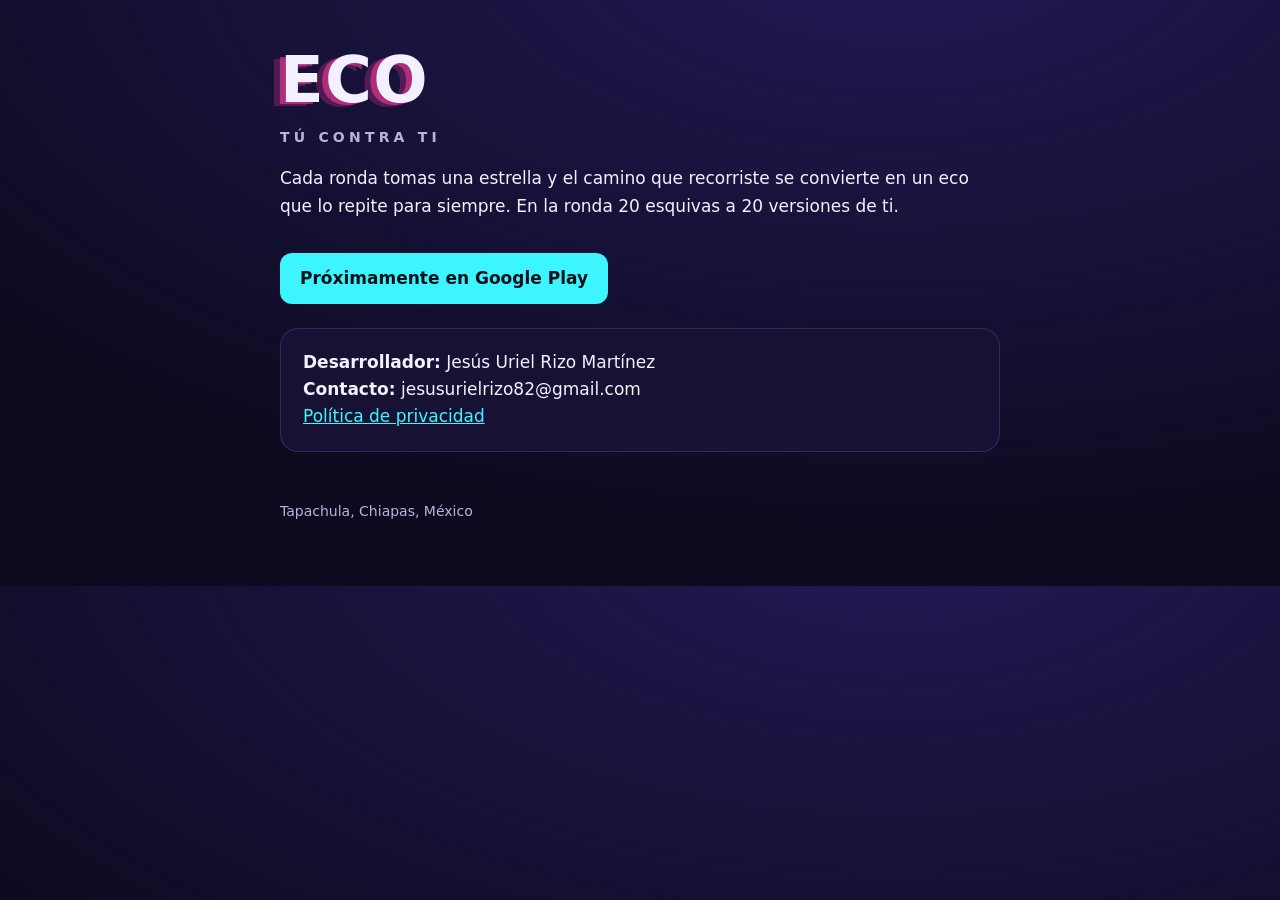
<file: index.html>
<!doctype html>
<html lang="es">
<head>
<meta charset="utf-8">
<meta name="viewport" content="width=device-width, initial-scale=1">
<title>ECO: tú contra ti</title>
<meta name="description" content="ECO: cada ronda tu camino se vuelve un eco que te persigue.">
<link rel="stylesheet" href="estilos.css">
</head>
<body>
<main>
  <h1>ECO</h1>
  <p class="tag">Tú contra ti</p>
  <p>Cada ronda tomas una estrella y el camino que recorriste se convierte en un eco que lo repite para siempre. En la ronda 20 esquivas a 20 versiones de ti.</p>
  <!-- Cuando el juego esté publicado, cambia el enlace por el de Google Play -->
  <a class="btn" href="#">Próximamente en Google Play</a>
  <div class="card">
    <strong>Desarrollador:</strong> Jesús Uriel Rizo Martínez<br>
    <strong>Contacto:</strong> jesusurielrizo82@gmail.com<br>
    <a href="privacidad.html">Política de privacidad</a>
  </div>
  <footer>Tapachula, Chiapas, México</footer>
</main>
</body>
</html>
</file>
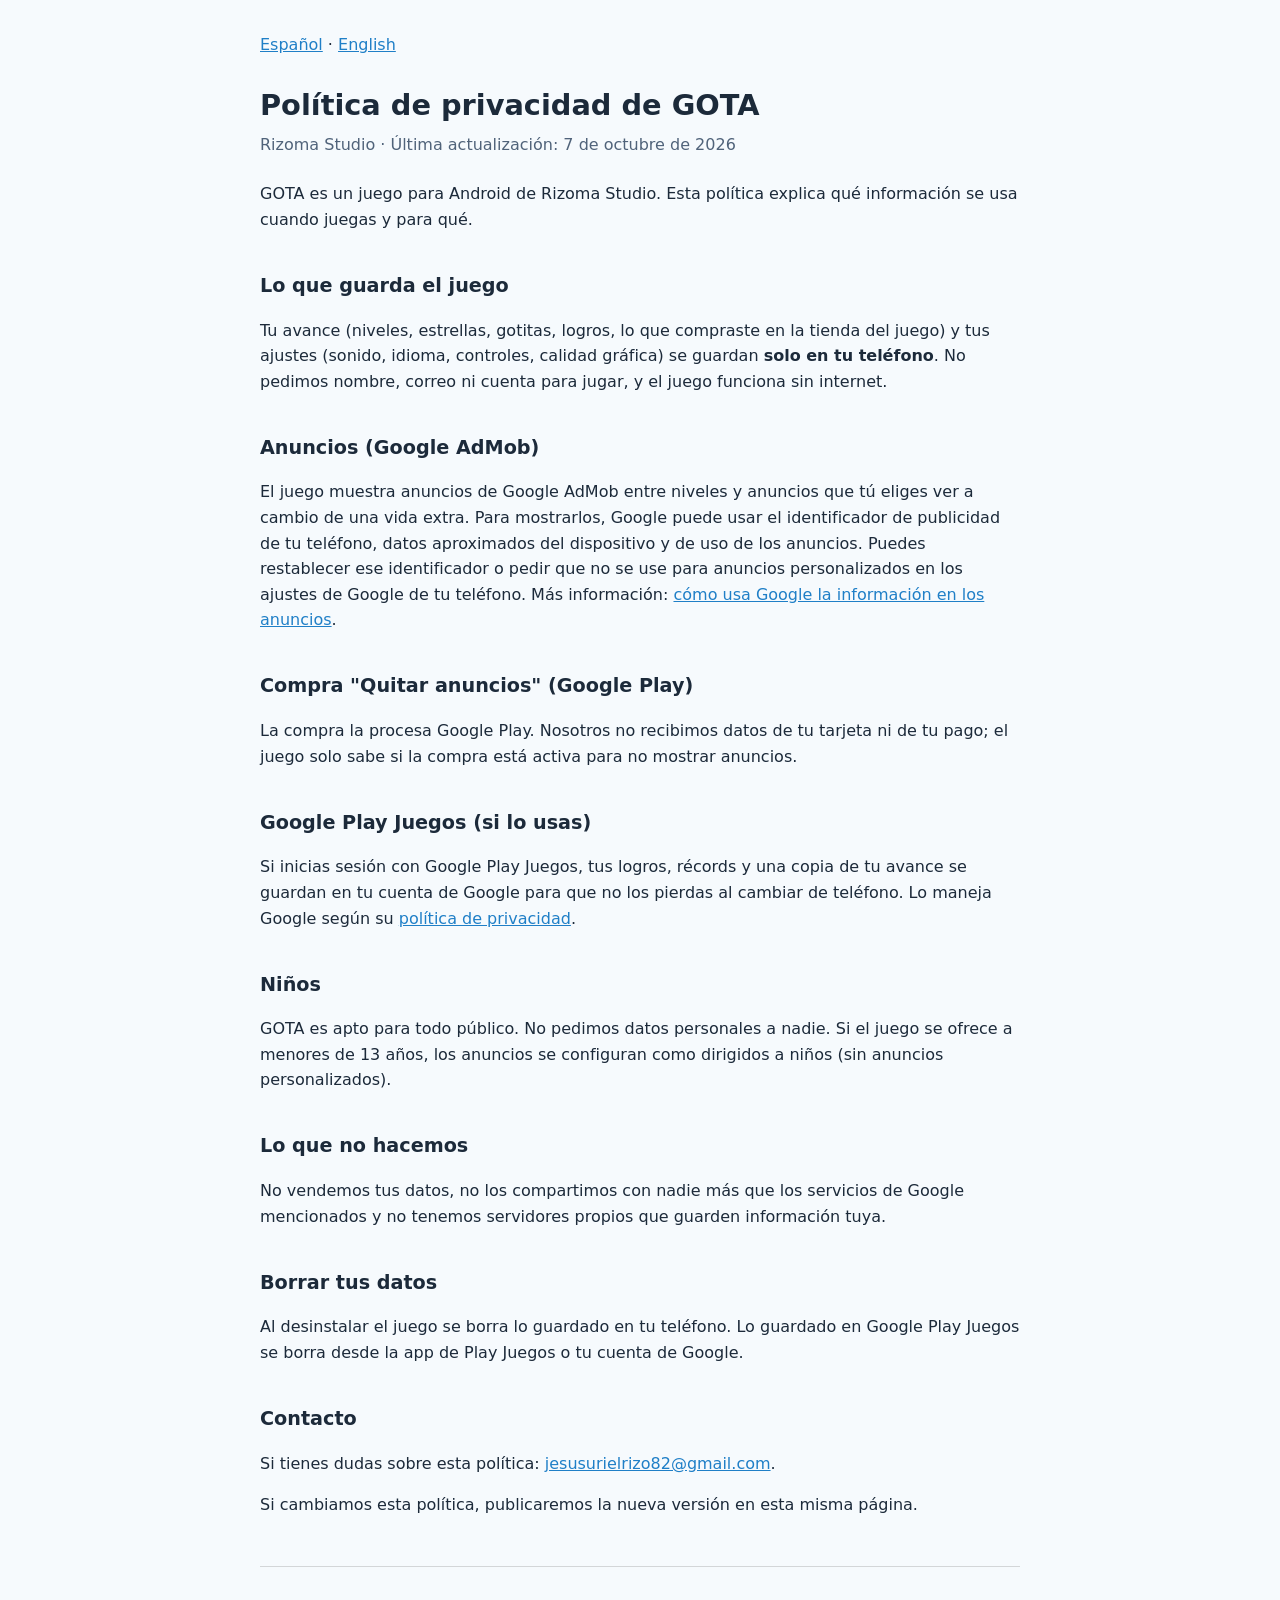
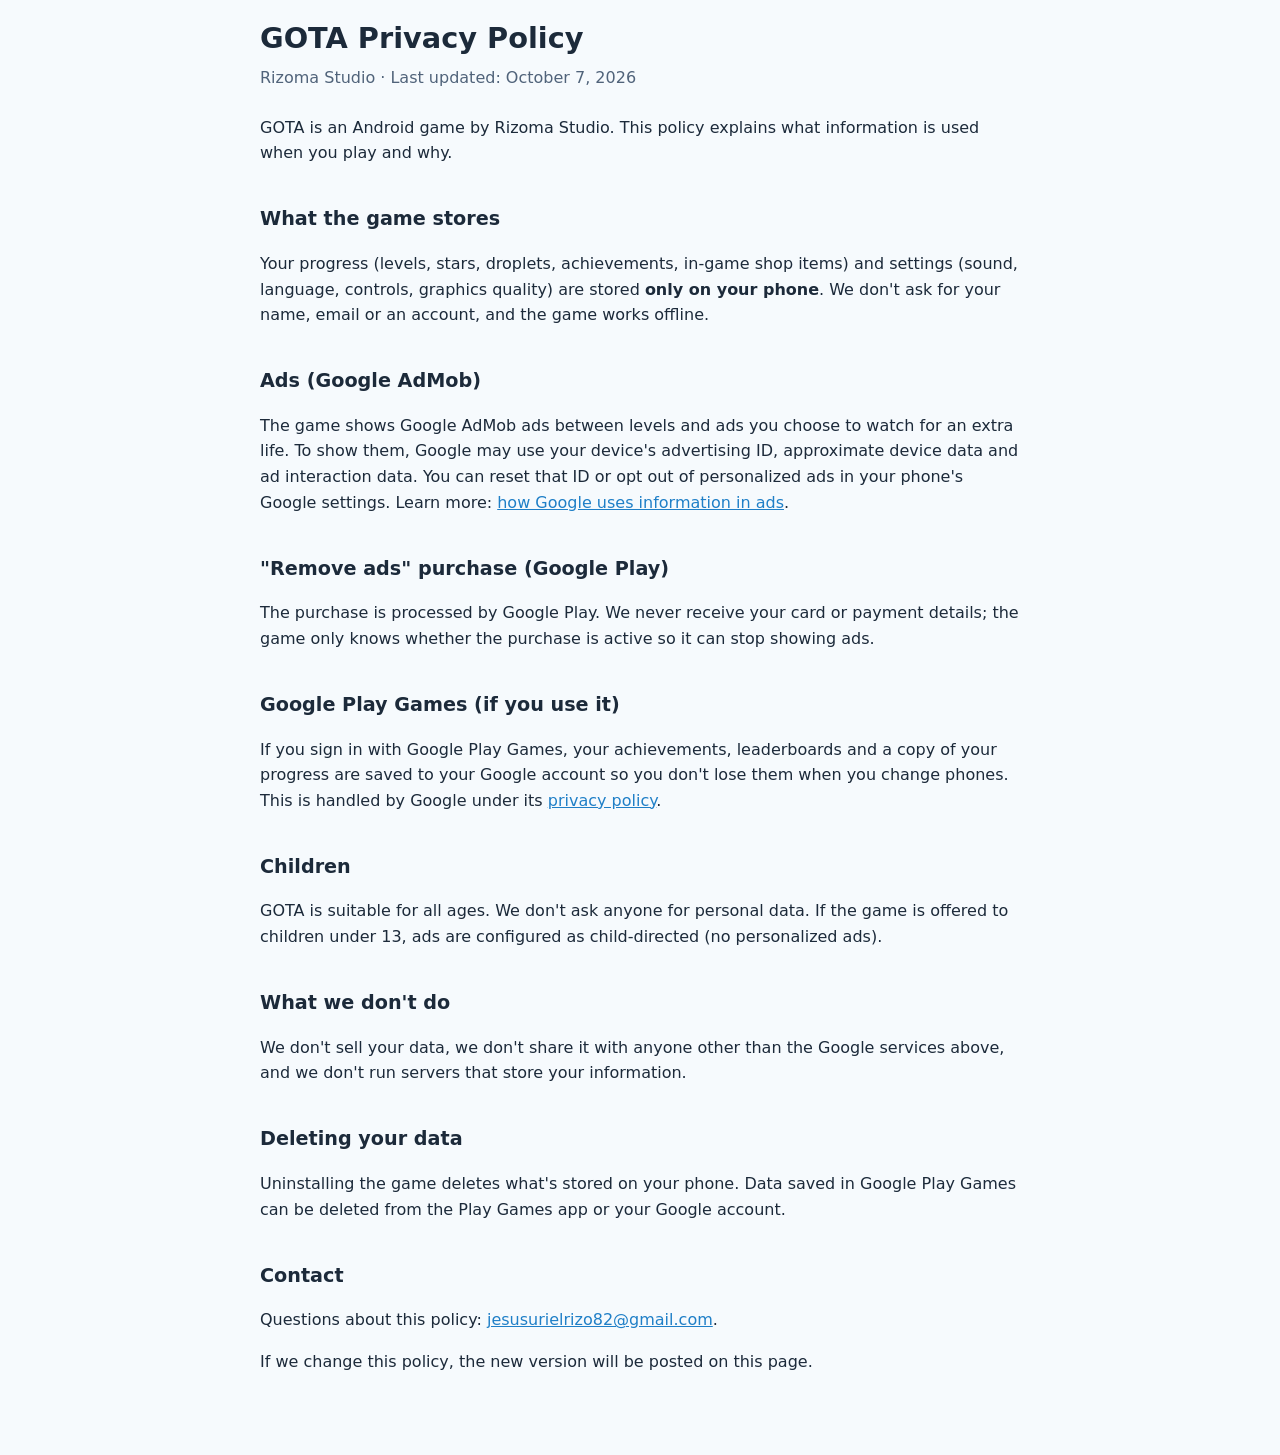
<file: privacidad-gota.html>
<!doctype html>
<html lang="es">
<head>
<meta charset="utf-8">
<meta name="viewport" content="width=device-width, initial-scale=1">
<title>GOTA · Política de privacidad</title>
<style>
  :root { --ink: #1c2a3a; --soft: #50637a; --bg: #f6fafd; --accent: #1f7fc7; }
  @media (prefers-color-scheme: dark) { :root { --ink: #e6f0f8; --soft: #a9bccd; --bg: #0b1a2a; --accent: #6cc4ff; } }
  body { margin: 0; background: var(--bg); color: var(--ink); font: 16px/1.6 system-ui, -apple-system, 'Segoe UI', Roboto, sans-serif; }
  main { max-width: 760px; margin: 0 auto; padding: 32px 16px 64px; }
  h1 { font-size: 1.8rem; margin: 0 0 4px; } h2 { font-size: 1.2rem; margin-top: 2em; }
  .meta { color: var(--soft); margin: 0 0 24px; } a { color: var(--accent); }
  nav { margin-bottom: 24px; } hr { border: 0; border-top: 1px solid rgba(128,128,128,.3); margin: 48px 0; }
</style>
</head>
<body>
<main>
<nav><a href="#es">Español</a> · <a href="#en">English</a></nav>

<section id="es" lang="es">
<h1>Política de privacidad de GOTA</h1>
<p class="meta">Rizoma Studio · Última actualización: 7 de octubre de 2026</p>

<p>GOTA es un juego para Android de Rizoma Studio. Esta política explica qué información se usa cuando juegas y para qué.</p>

<h2>Lo que guarda el juego</h2>
<p>Tu avance (niveles, estrellas, gotitas, logros, lo que compraste en la tienda del juego) y tus ajustes (sonido, idioma, controles, calidad gráfica) se guardan <strong>solo en tu teléfono</strong>. No pedimos nombre, correo ni cuenta para jugar, y el juego funciona sin internet.</p>

<h2>Anuncios (Google AdMob)</h2>
<p>El juego muestra anuncios de Google AdMob entre niveles y anuncios que tú eliges ver a cambio de una vida extra. Para mostrarlos, Google puede usar el identificador de publicidad de tu teléfono, datos aproximados del dispositivo y de uso de los anuncios. Puedes restablecer ese identificador o pedir que no se use para anuncios personalizados en los ajustes de Google de tu teléfono. Más información: <a href="https://policies.google.com/technologies/ads">cómo usa Google la información en los anuncios</a>.</p>

<h2>Compra "Quitar anuncios" (Google Play)</h2>
<p>La compra la procesa Google Play. Nosotros no recibimos datos de tu tarjeta ni de tu pago; el juego solo sabe si la compra está activa para no mostrar anuncios.</p>

<h2>Google Play Juegos (si lo usas)</h2>
<p>Si inicias sesión con Google Play Juegos, tus logros, récords y una copia de tu avance se guardan en tu cuenta de Google para que no los pierdas al cambiar de teléfono. Lo maneja Google según su <a href="https://policies.google.com/privacy">política de privacidad</a>.</p>

<h2>Niños</h2>
<p>GOTA es apto para todo público. No pedimos datos personales a nadie. Si el juego se ofrece a menores de 13 años, los anuncios se configuran como dirigidos a niños (sin anuncios personalizados).</p>

<h2>Lo que no hacemos</h2>
<p>No vendemos tus datos, no los compartimos con nadie más que los servicios de Google mencionados y no tenemos servidores propios que guarden información tuya.</p>

<h2>Borrar tus datos</h2>
<p>Al desinstalar el juego se borra lo guardado en tu teléfono. Lo guardado en Google Play Juegos se borra desde la app de Play Juegos o tu cuenta de Google.</p>

<h2>Contacto</h2>
<p>Si tienes dudas sobre esta política: <a href="mailto:jesusurielrizo82@gmail.com">jesusurielrizo82@gmail.com</a>.</p>
<p>Si cambiamos esta política, publicaremos la nueva versión en esta misma página.</p>
</section>

<hr>

<section id="en" lang="en">
<h1>GOTA Privacy Policy</h1>
<p class="meta">Rizoma Studio · Last updated: October 7, 2026</p>

<p>GOTA is an Android game by Rizoma Studio. This policy explains what information is used when you play and why.</p>

<h2>What the game stores</h2>
<p>Your progress (levels, stars, droplets, achievements, in-game shop items) and settings (sound, language, controls, graphics quality) are stored <strong>only on your phone</strong>. We don't ask for your name, email or an account, and the game works offline.</p>

<h2>Ads (Google AdMob)</h2>
<p>The game shows Google AdMob ads between levels and ads you choose to watch for an extra life. To show them, Google may use your device's advertising ID, approximate device data and ad interaction data. You can reset that ID or opt out of personalized ads in your phone's Google settings. Learn more: <a href="https://policies.google.com/technologies/ads">how Google uses information in ads</a>.</p>

<h2>"Remove ads" purchase (Google Play)</h2>
<p>The purchase is processed by Google Play. We never receive your card or payment details; the game only knows whether the purchase is active so it can stop showing ads.</p>

<h2>Google Play Games (if you use it)</h2>
<p>If you sign in with Google Play Games, your achievements, leaderboards and a copy of your progress are saved to your Google account so you don't lose them when you change phones. This is handled by Google under its <a href="https://policies.google.com/privacy">privacy policy</a>.</p>

<h2>Children</h2>
<p>GOTA is suitable for all ages. We don't ask anyone for personal data. If the game is offered to children under 13, ads are configured as child-directed (no personalized ads).</p>

<h2>What we don't do</h2>
<p>We don't sell your data, we don't share it with anyone other than the Google services above, and we don't run servers that store your information.</p>

<h2>Deleting your data</h2>
<p>Uninstalling the game deletes what's stored on your phone. Data saved in Google Play Games can be deleted from the Play Games app or your Google account.</p>

<h2>Contact</h2>
<p>Questions about this policy: <a href="mailto:jesusurielrizo82@gmail.com">jesusurielrizo82@gmail.com</a>.</p>
<p>If we change this policy, the new version will be posted on this page.</p>
</section>
</main>
</body>
</html>
</file>
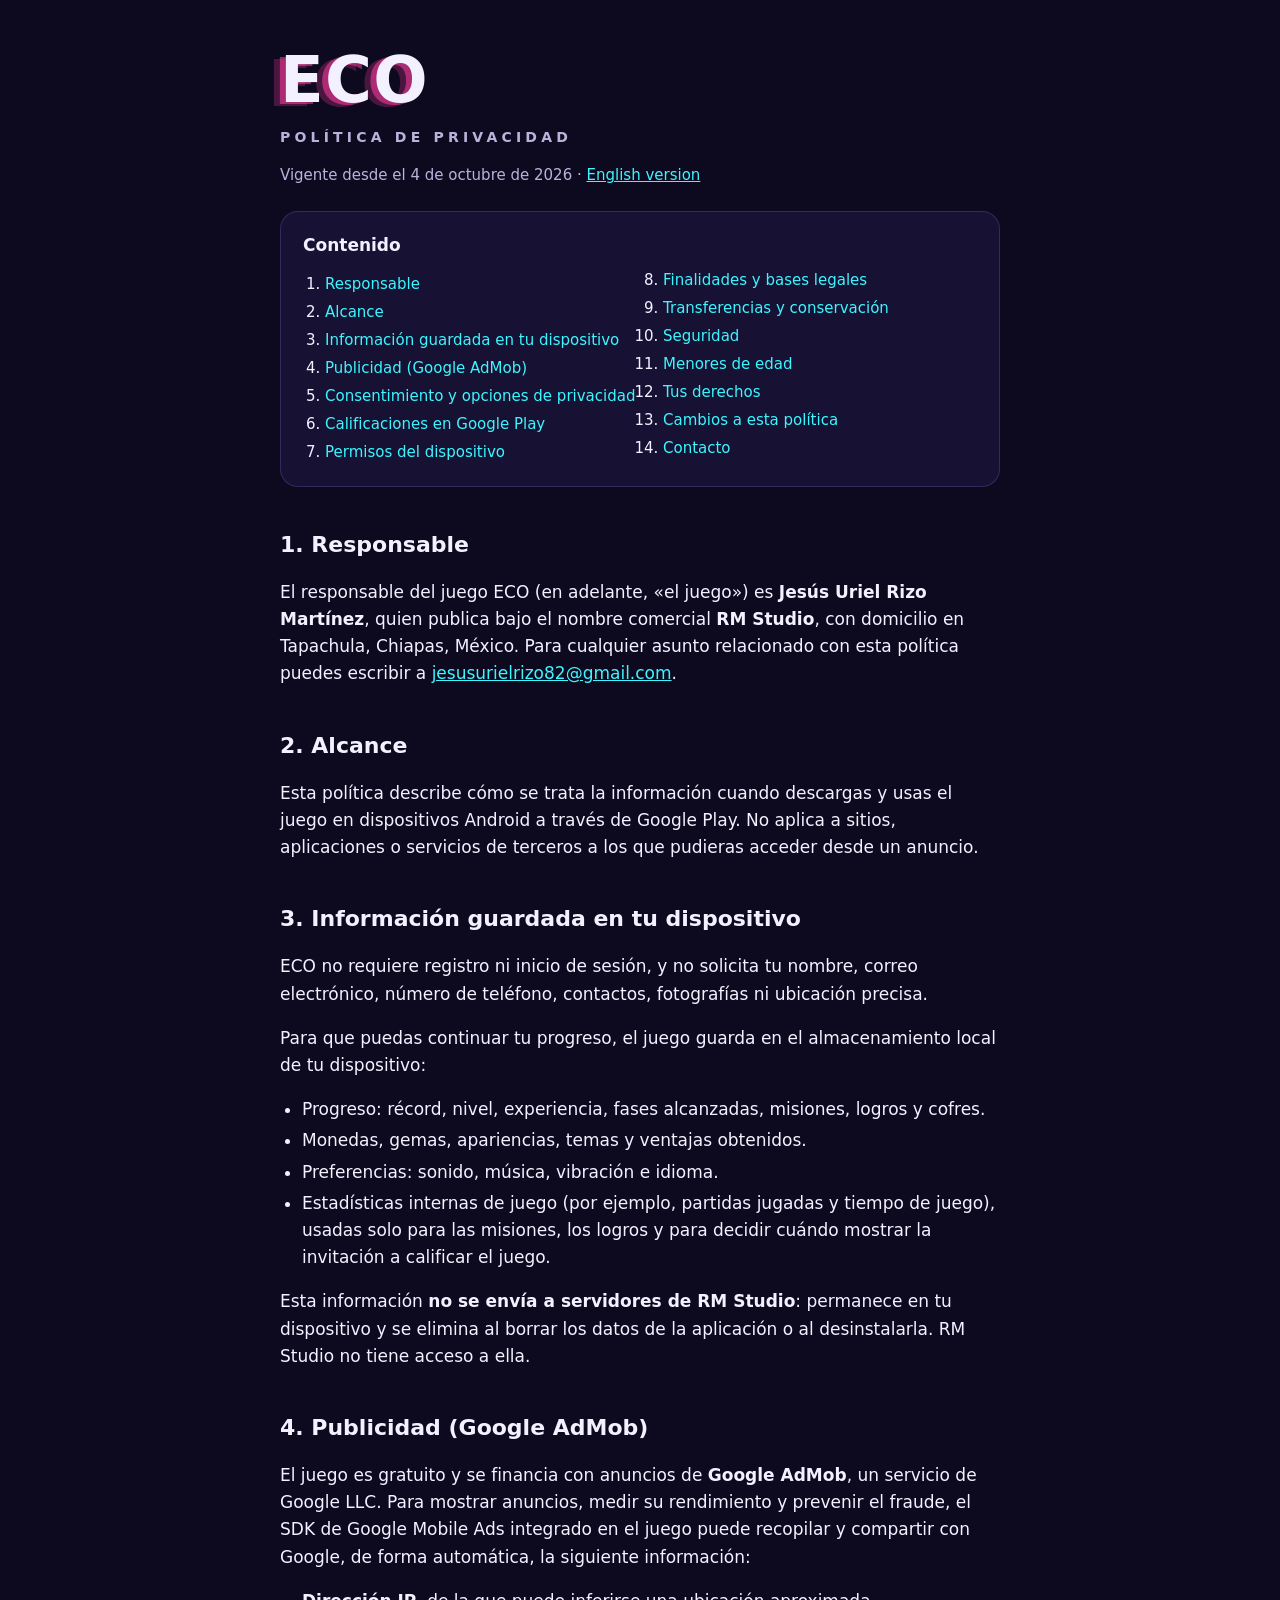
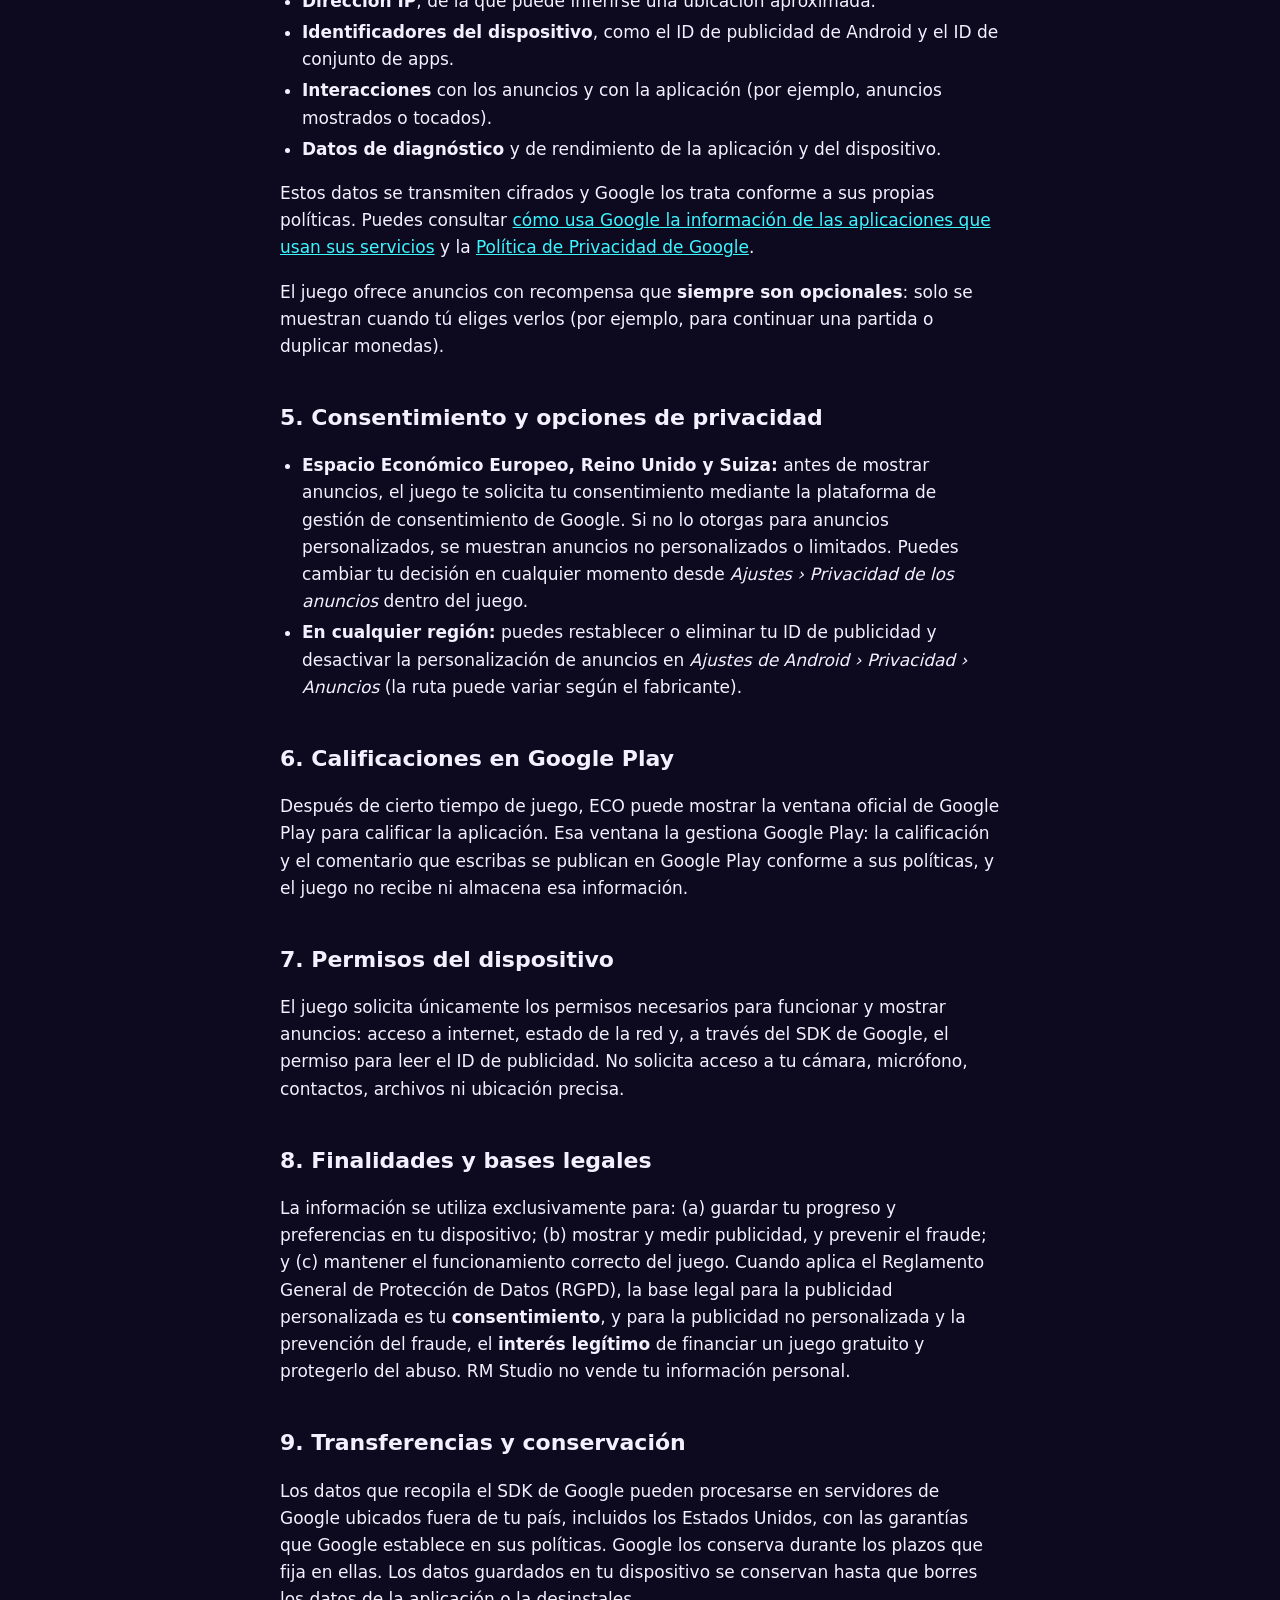
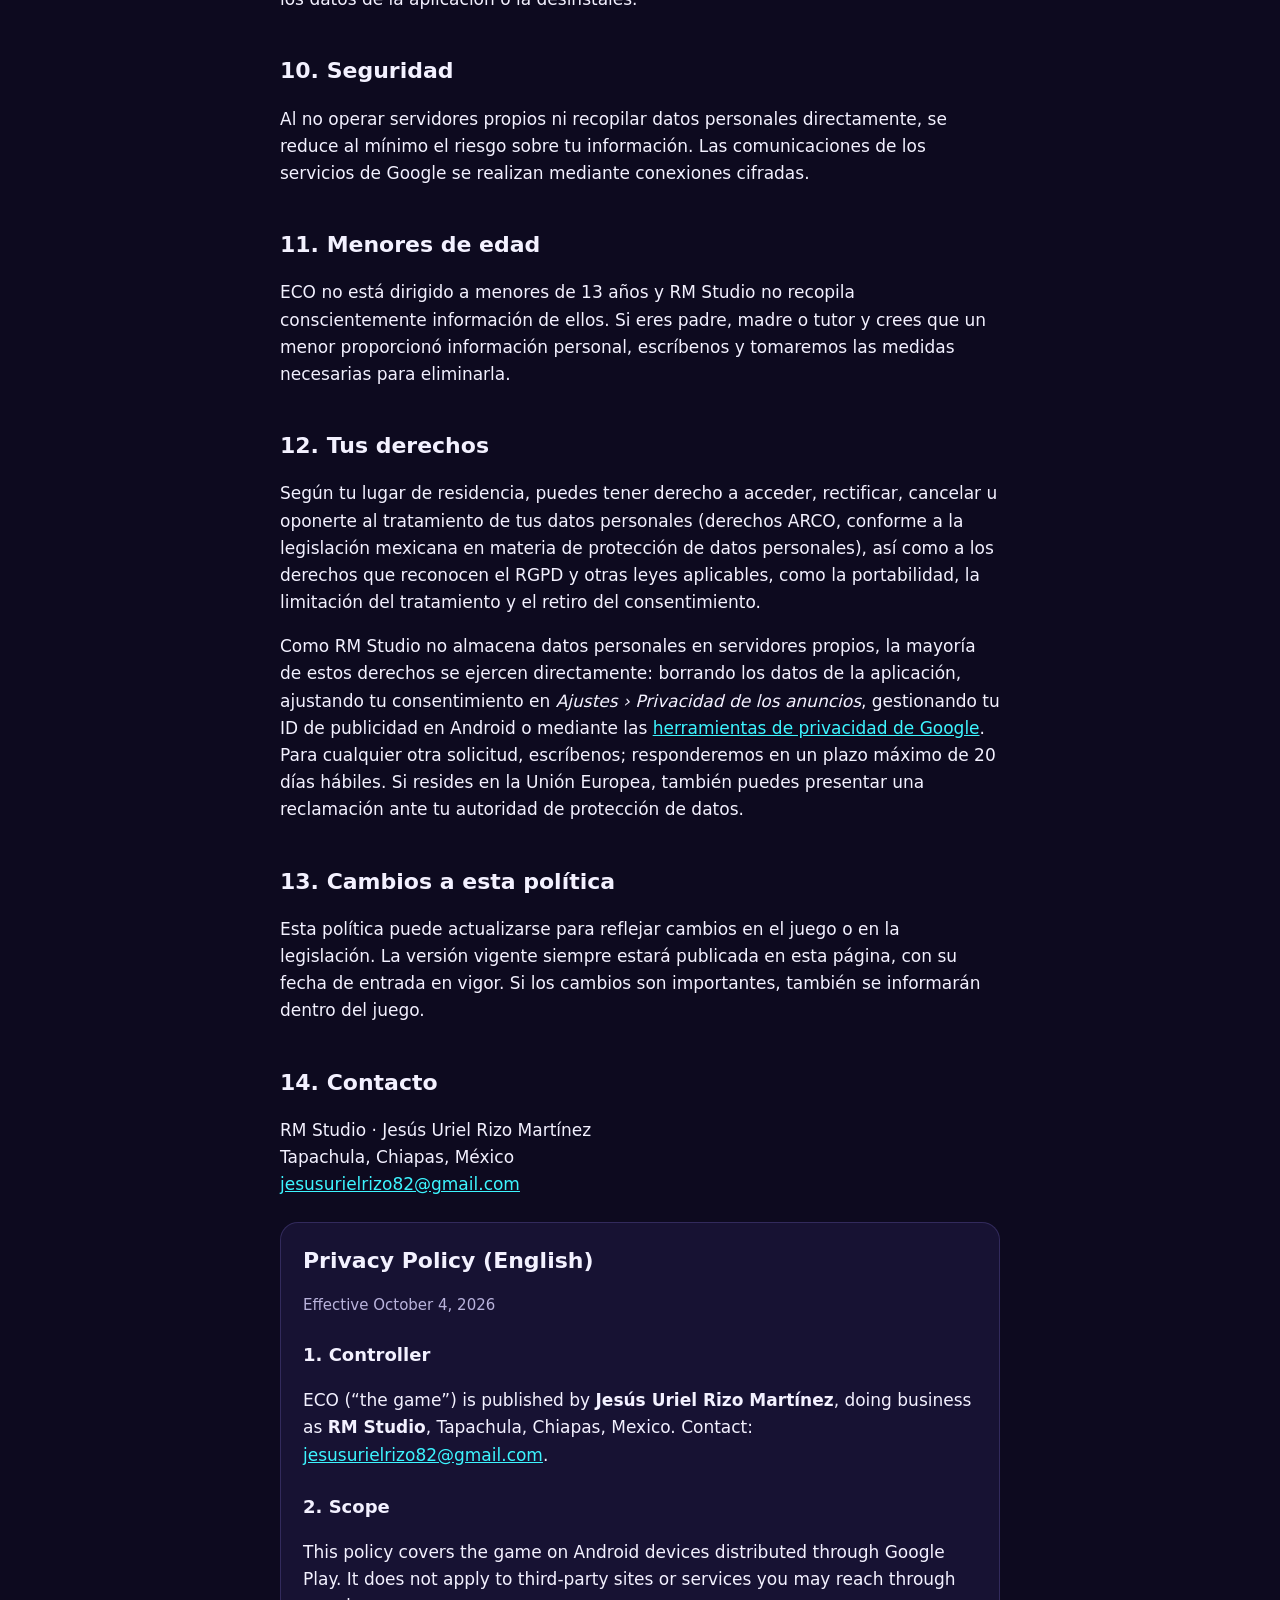
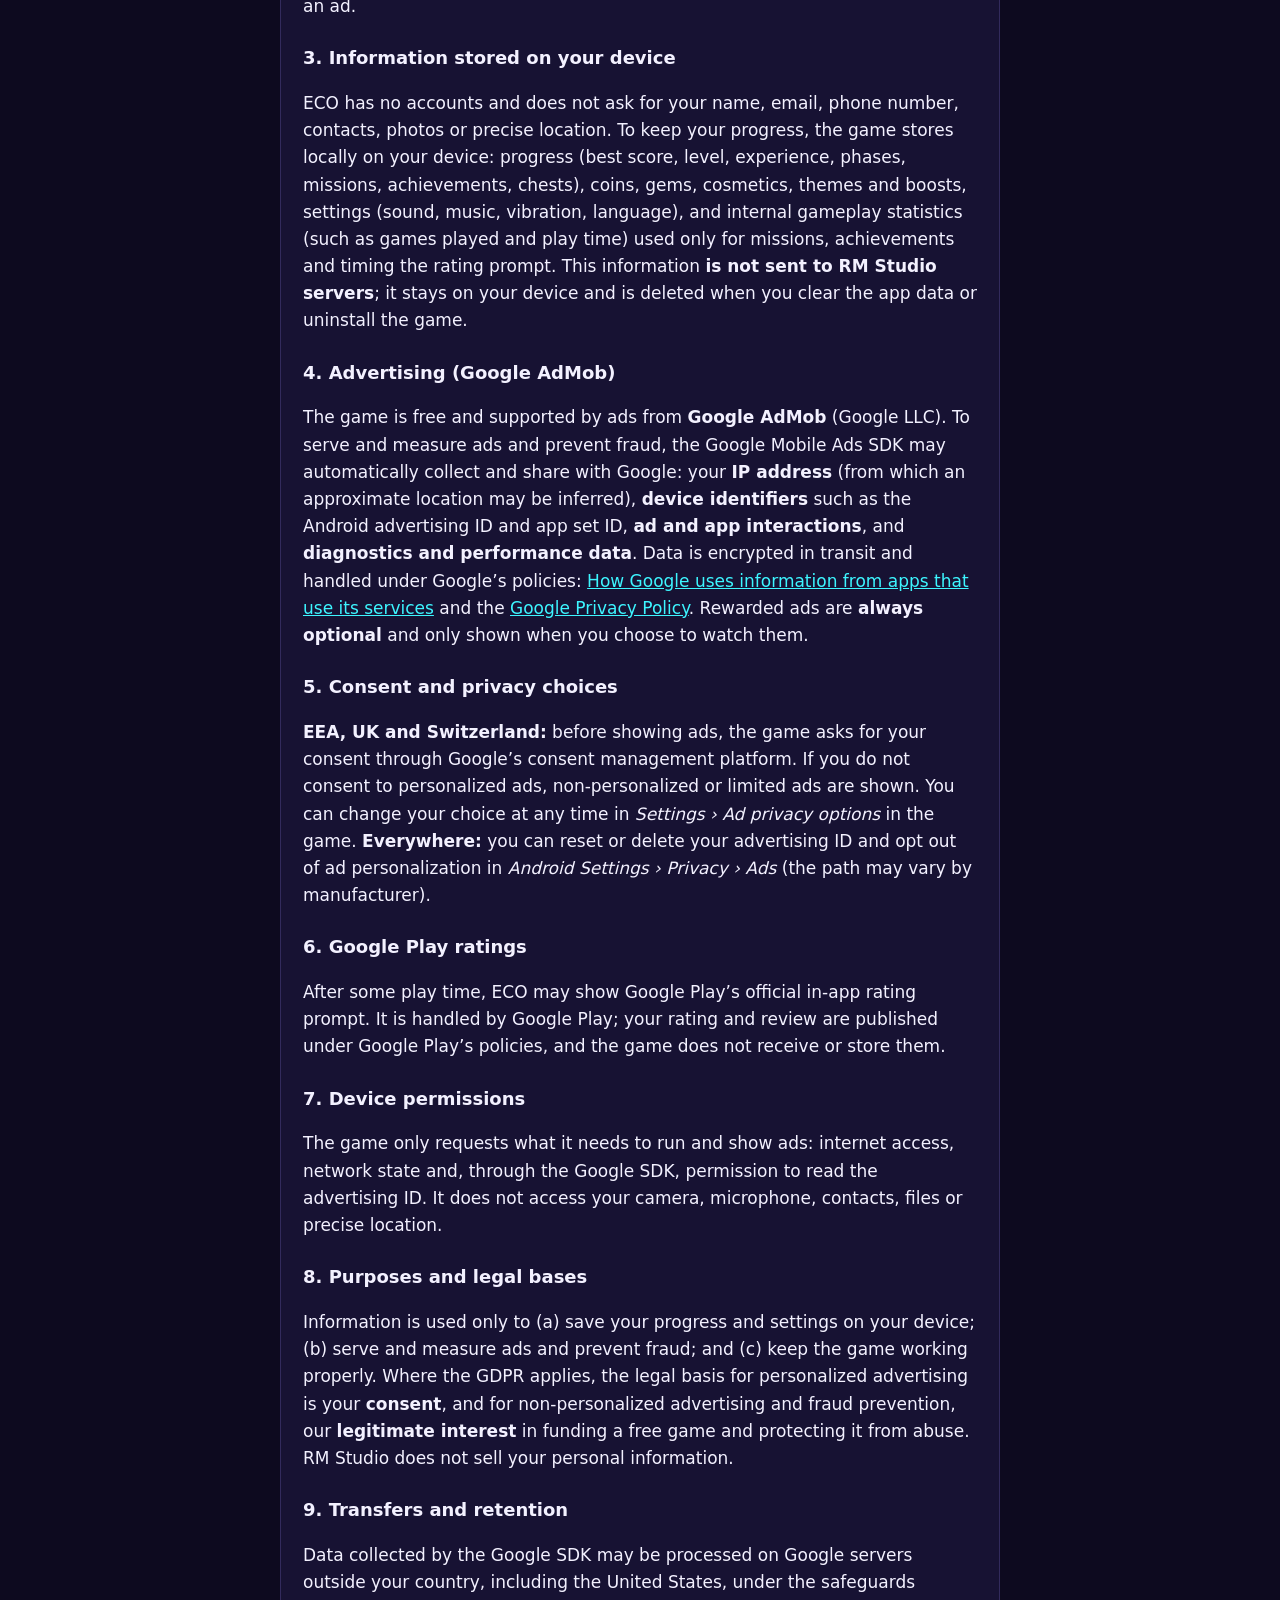
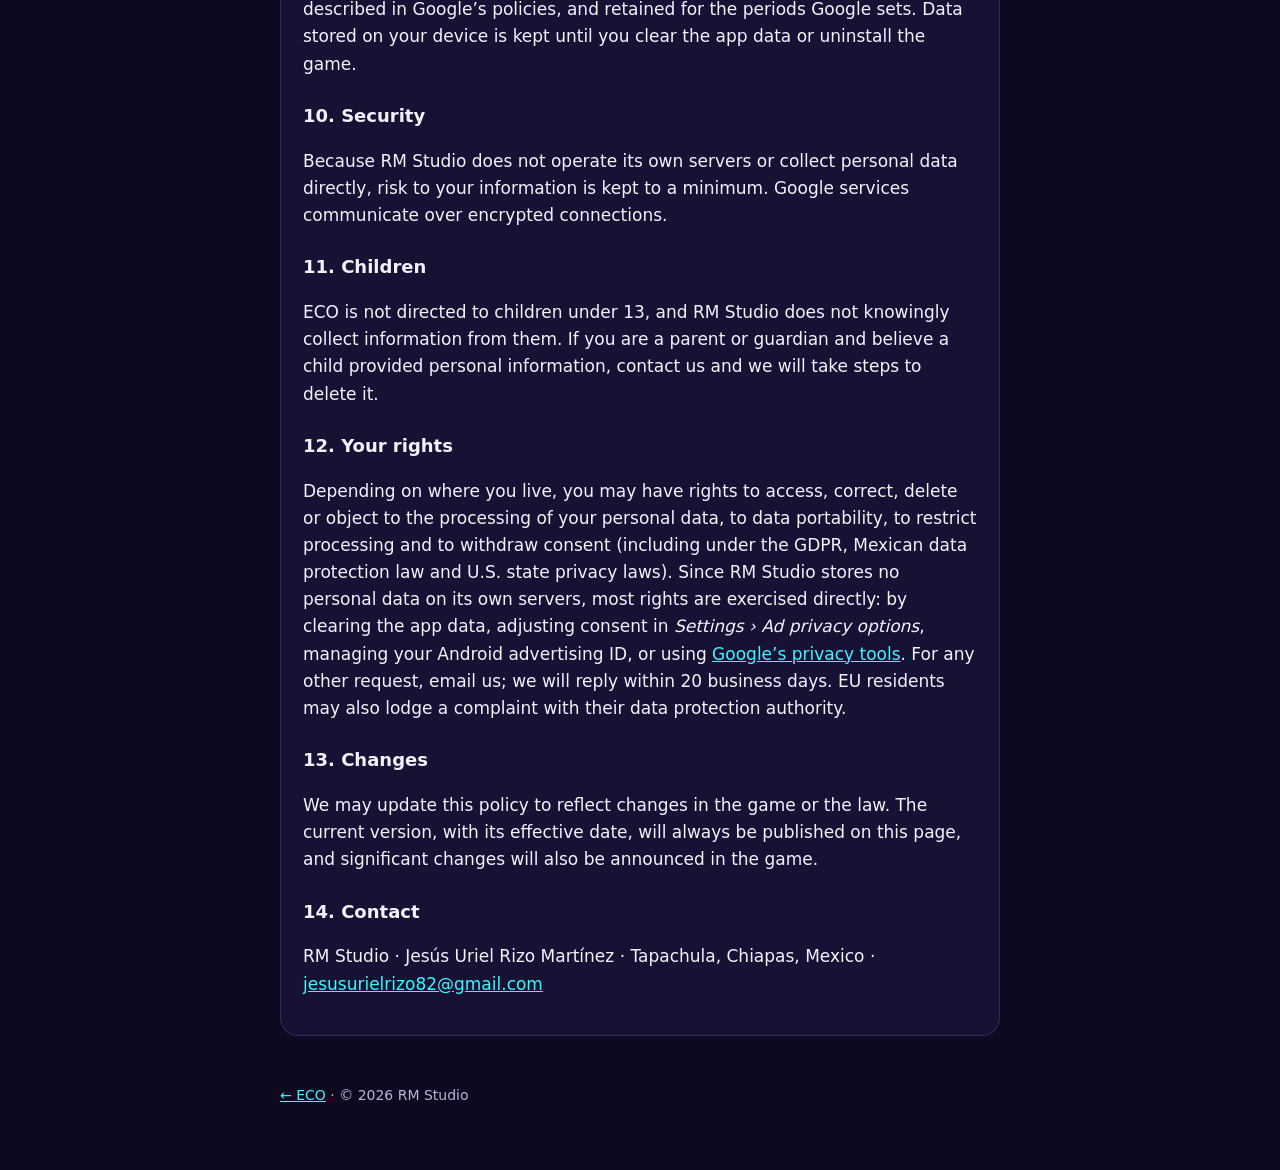
<file: privacidad.html>
<!doctype html>
<html lang="es">
<head>
<meta charset="utf-8">
<meta name="viewport" content="width=device-width, initial-scale=1">
<title>Política de privacidad · ECO</title>
<meta name="description" content="Política de privacidad del videojuego ECO, de RM Studio.">
<link rel="stylesheet" href="estilos.css">
</head>
<body>
<main>
  <h1>ECO</h1>
  <p class="tag">Política de privacidad</p>
  <p class="muted">Vigente desde el 4 de octubre de 2026 · <a href="#english">English version</a></p>

  <nav class="card toc" aria-label="Contenido">
    <strong>Contenido</strong>
    <ol>
      <li><a href="#responsable">Responsable</a></li>
      <li><a href="#alcance">Alcance</a></li>
      <li><a href="#dispositivo">Información guardada en tu dispositivo</a></li>
      <li><a href="#anuncios">Publicidad (Google AdMob)</a></li>
      <li><a href="#consentimiento">Consentimiento y opciones de privacidad</a></li>
      <li><a href="#calificaciones">Calificaciones en Google Play</a></li>
      <li><a href="#permisos">Permisos del dispositivo</a></li>
      <li><a href="#finalidades">Finalidades y bases legales</a></li>
      <li><a href="#transferencias">Transferencias y conservación</a></li>
      <li><a href="#seguridad">Seguridad</a></li>
      <li><a href="#menores">Menores de edad</a></li>
      <li><a href="#derechos">Tus derechos</a></li>
      <li><a href="#cambios">Cambios a esta política</a></li>
      <li><a href="#contacto">Contacto</a></li>
    </ol>
  </nav>

  <h2 id="responsable">1. Responsable</h2>
  <p>El responsable del juego ECO (en adelante, «el juego») es <strong>Jesús Uriel Rizo Martínez</strong>, quien publica bajo el nombre comercial <strong>RM Studio</strong>, con domicilio en Tapachula, Chiapas, México. Para cualquier asunto relacionado con esta política puedes escribir a <a href="mailto:jesusurielrizo82@gmail.com">jesusurielrizo82@gmail.com</a>.</p>

  <h2 id="alcance">2. Alcance</h2>
  <p>Esta política describe cómo se trata la información cuando descargas y usas el juego en dispositivos Android a través de Google Play. No aplica a sitios, aplicaciones o servicios de terceros a los que pudieras acceder desde un anuncio.</p>

  <h2 id="dispositivo">3. Información guardada en tu dispositivo</h2>
  <p>ECO no requiere registro ni inicio de sesión, y no solicita tu nombre, correo electrónico, número de teléfono, contactos, fotografías ni ubicación precisa.</p>
  <p>Para que puedas continuar tu progreso, el juego guarda en el almacenamiento local de tu dispositivo:</p>
  <ul>
    <li>Progreso: récord, nivel, experiencia, fases alcanzadas, misiones, logros y cofres.</li>
    <li>Monedas, gemas, apariencias, temas y ventajas obtenidos.</li>
    <li>Preferencias: sonido, música, vibración e idioma.</li>
    <li>Estadísticas internas de juego (por ejemplo, partidas jugadas y tiempo de juego), usadas solo para las misiones, los logros y para decidir cuándo mostrar la invitación a calificar el juego.</li>
  </ul>
  <p>Esta información <strong>no se envía a servidores de RM Studio</strong>: permanece en tu dispositivo y se elimina al borrar los datos de la aplicación o al desinstalarla. RM Studio no tiene acceso a ella.</p>

  <h2 id="anuncios">4. Publicidad (Google AdMob)</h2>
  <p>El juego es gratuito y se financia con anuncios de <strong>Google AdMob</strong>, un servicio de Google LLC. Para mostrar anuncios, medir su rendimiento y prevenir el fraude, el SDK de Google Mobile Ads integrado en el juego puede recopilar y compartir con Google, de forma automática, la siguiente información:</p>
  <ul>
    <li><strong>Dirección IP</strong>, de la que puede inferirse una ubicación aproximada.</li>
    <li><strong>Identificadores del dispositivo</strong>, como el ID de publicidad de Android y el ID de conjunto de apps.</li>
    <li><strong>Interacciones</strong> con los anuncios y con la aplicación (por ejemplo, anuncios mostrados o tocados).</li>
    <li><strong>Datos de diagnóstico</strong> y de rendimiento de la aplicación y del dispositivo.</li>
  </ul>
  <p>Estos datos se transmiten cifrados y Google los trata conforme a sus propias políticas. Puedes consultar <a href="https://policies.google.com/technologies/partner-sites">cómo usa Google la información de las aplicaciones que usan sus servicios</a> y la <a href="https://policies.google.com/privacy">Política de Privacidad de Google</a>.</p>
  <p>El juego ofrece anuncios con recompensa que <strong>siempre son opcionales</strong>: solo se muestran cuando tú eliges verlos (por ejemplo, para continuar una partida o duplicar monedas).</p>

  <h2 id="consentimiento">5. Consentimiento y opciones de privacidad</h2>
  <ul>
    <li><strong>Espacio Económico Europeo, Reino Unido y Suiza:</strong> antes de mostrar anuncios, el juego te solicita tu consentimiento mediante la plataforma de gestión de consentimiento de Google. Si no lo otorgas para anuncios personalizados, se muestran anuncios no personalizados o limitados. Puedes cambiar tu decisión en cualquier momento desde <em>Ajustes › Privacidad de los anuncios</em> dentro del juego.</li>
    <li><strong>En cualquier región:</strong> puedes restablecer o eliminar tu ID de publicidad y desactivar la personalización de anuncios en <em>Ajustes de Android › Privacidad › Anuncios</em> (la ruta puede variar según el fabricante).</li>
  </ul>

  <h2 id="calificaciones">6. Calificaciones en Google Play</h2>
  <p>Después de cierto tiempo de juego, ECO puede mostrar la ventana oficial de Google Play para calificar la aplicación. Esa ventana la gestiona Google Play: la calificación y el comentario que escribas se publican en Google Play conforme a sus políticas, y el juego no recibe ni almacena esa información.</p>

  <h2 id="permisos">7. Permisos del dispositivo</h2>
  <p>El juego solicita únicamente los permisos necesarios para funcionar y mostrar anuncios: acceso a internet, estado de la red y, a través del SDK de Google, el permiso para leer el ID de publicidad. No solicita acceso a tu cámara, micrófono, contactos, archivos ni ubicación precisa.</p>

  <h2 id="finalidades">8. Finalidades y bases legales</h2>
  <p>La información se utiliza exclusivamente para: (a) guardar tu progreso y preferencias en tu dispositivo; (b) mostrar y medir publicidad, y prevenir el fraude; y (c) mantener el funcionamiento correcto del juego. Cuando aplica el Reglamento General de Protección de Datos (RGPD), la base legal para la publicidad personalizada es tu <strong>consentimiento</strong>, y para la publicidad no personalizada y la prevención del fraude, el <strong>interés legítimo</strong> de financiar un juego gratuito y protegerlo del abuso. RM Studio no vende tu información personal.</p>

  <h2 id="transferencias">9. Transferencias y conservación</h2>
  <p>Los datos que recopila el SDK de Google pueden procesarse en servidores de Google ubicados fuera de tu país, incluidos los Estados Unidos, con las garantías que Google establece en sus políticas. Google los conserva durante los plazos que fija en ellas. Los datos guardados en tu dispositivo se conservan hasta que borres los datos de la aplicación o la desinstales.</p>

  <h2 id="seguridad">10. Seguridad</h2>
  <p>Al no operar servidores propios ni recopilar datos personales directamente, se reduce al mínimo el riesgo sobre tu información. Las comunicaciones de los servicios de Google se realizan mediante conexiones cifradas.</p>

  <h2 id="menores">11. Menores de edad</h2>
  <p>ECO no está dirigido a menores de 13 años y RM Studio no recopila conscientemente información de ellos. Si eres padre, madre o tutor y crees que un menor proporcionó información personal, escríbenos y tomaremos las medidas necesarias para eliminarla.</p>

  <h2 id="derechos">12. Tus derechos</h2>
  <p>Según tu lugar de residencia, puedes tener derecho a acceder, rectificar, cancelar u oponerte al tratamiento de tus datos personales (derechos ARCO, conforme a la legislación mexicana en materia de protección de datos personales), así como a los derechos que reconocen el RGPD y otras leyes aplicables, como la portabilidad, la limitación del tratamiento y el retiro del consentimiento.</p>
  <p>Como RM Studio no almacena datos personales en servidores propios, la mayoría de estos derechos se ejercen directamente: borrando los datos de la aplicación, ajustando tu consentimiento en <em>Ajustes › Privacidad de los anuncios</em>, gestionando tu ID de publicidad en Android o mediante las <a href="https://myaccount.google.com/data-and-privacy">herramientas de privacidad de Google</a>. Para cualquier otra solicitud, escríbenos; responderemos en un plazo máximo de 20 días hábiles. Si resides en la Unión Europea, también puedes presentar una reclamación ante tu autoridad de protección de datos.</p>

  <h2 id="cambios">13. Cambios a esta política</h2>
  <p>Esta política puede actualizarse para reflejar cambios en el juego o en la legislación. La versión vigente siempre estará publicada en esta página, con su fecha de entrada en vigor. Si los cambios son importantes, también se informarán dentro del juego.</p>

  <h2 id="contacto">14. Contacto</h2>
  <p>RM Studio · Jesús Uriel Rizo Martínez<br>
  Tapachula, Chiapas, México<br>
  <a href="mailto:jesusurielrizo82@gmail.com">jesusurielrizo82@gmail.com</a></p>

  <section class="card" id="english" lang="en">
    <h2 style="margin-top:0">Privacy Policy (English)</h2>
    <p class="muted">Effective October 4, 2026</p>

    <h3>1. Controller</h3>
    <p>ECO (“the game”) is published by <strong>Jesús Uriel Rizo Martínez</strong>, doing business as <strong>RM Studio</strong>, Tapachula, Chiapas, Mexico. Contact: <a href="mailto:jesusurielrizo82@gmail.com">jesusurielrizo82@gmail.com</a>.</p>

    <h3>2. Scope</h3>
    <p>This policy covers the game on Android devices distributed through Google Play. It does not apply to third-party sites or services you may reach through an ad.</p>

    <h3>3. Information stored on your device</h3>
    <p>ECO has no accounts and does not ask for your name, email, phone number, contacts, photos or precise location. To keep your progress, the game stores locally on your device: progress (best score, level, experience, phases, missions, achievements, chests), coins, gems, cosmetics, themes and boosts, settings (sound, music, vibration, language), and internal gameplay statistics (such as games played and play time) used only for missions, achievements and timing the rating prompt. This information <strong>is not sent to RM Studio servers</strong>; it stays on your device and is deleted when you clear the app data or uninstall the game.</p>

    <h3>4. Advertising (Google AdMob)</h3>
    <p>The game is free and supported by ads from <strong>Google AdMob</strong> (Google LLC). To serve and measure ads and prevent fraud, the Google Mobile Ads SDK may automatically collect and share with Google: your <strong>IP address</strong> (from which an approximate location may be inferred), <strong>device identifiers</strong> such as the Android advertising ID and app set ID, <strong>ad and app interactions</strong>, and <strong>diagnostics and performance data</strong>. Data is encrypted in transit and handled under Google’s policies: <a href="https://policies.google.com/technologies/partner-sites">How Google uses information from apps that use its services</a> and the <a href="https://policies.google.com/privacy">Google Privacy Policy</a>. Rewarded ads are <strong>always optional</strong> and only shown when you choose to watch them.</p>

    <h3>5. Consent and privacy choices</h3>
    <p><strong>EEA, UK and Switzerland:</strong> before showing ads, the game asks for your consent through Google’s consent management platform. If you do not consent to personalized ads, non-personalized or limited ads are shown. You can change your choice at any time in <em>Settings › Ad privacy options</em> in the game. <strong>Everywhere:</strong> you can reset or delete your advertising ID and opt out of ad personalization in <em>Android Settings › Privacy › Ads</em> (the path may vary by manufacturer).</p>

    <h3>6. Google Play ratings</h3>
    <p>After some play time, ECO may show Google Play’s official in-app rating prompt. It is handled by Google Play; your rating and review are published under Google Play’s policies, and the game does not receive or store them.</p>

    <h3>7. Device permissions</h3>
    <p>The game only requests what it needs to run and show ads: internet access, network state and, through the Google SDK, permission to read the advertising ID. It does not access your camera, microphone, contacts, files or precise location.</p>

    <h3>8. Purposes and legal bases</h3>
    <p>Information is used only to (a) save your progress and settings on your device; (b) serve and measure ads and prevent fraud; and (c) keep the game working properly. Where the GDPR applies, the legal basis for personalized advertising is your <strong>consent</strong>, and for non-personalized advertising and fraud prevention, our <strong>legitimate interest</strong> in funding a free game and protecting it from abuse. RM Studio does not sell your personal information.</p>

    <h3>9. Transfers and retention</h3>
    <p>Data collected by the Google SDK may be processed on Google servers outside your country, including the United States, under the safeguards described in Google’s policies, and retained for the periods Google sets. Data stored on your device is kept until you clear the app data or uninstall the game.</p>

    <h3>10. Security</h3>
    <p>Because RM Studio does not operate its own servers or collect personal data directly, risk to your information is kept to a minimum. Google services communicate over encrypted connections.</p>

    <h3>11. Children</h3>
    <p>ECO is not directed to children under 13, and RM Studio does not knowingly collect information from them. If you are a parent or guardian and believe a child provided personal information, contact us and we will take steps to delete it.</p>

    <h3>12. Your rights</h3>
    <p>Depending on where you live, you may have rights to access, correct, delete or object to the processing of your personal data, to data portability, to restrict processing and to withdraw consent (including under the GDPR, Mexican data protection law and U.S. state privacy laws). Since RM Studio stores no personal data on its own servers, most rights are exercised directly: by clearing the app data, adjusting consent in <em>Settings › Ad privacy options</em>, managing your Android advertising ID, or using <a href="https://myaccount.google.com/data-and-privacy">Google’s privacy tools</a>. For any other request, email us; we will reply within 20 business days. EU residents may also lodge a complaint with their data protection authority.</p>

    <h3>13. Changes</h3>
    <p>We may update this policy to reflect changes in the game or the law. The current version, with its effective date, will always be published on this page, and significant changes will also be announced in the game.</p>

    <h3>14. Contact</h3>
    <p>RM Studio · Jesús Uriel Rizo Martínez · Tapachula, Chiapas, Mexico · <a href="mailto:jesusurielrizo82@gmail.com">jesusurielrizo82@gmail.com</a></p>
  </section>

  <footer><a href="index.html">← ECO</a> · © 2026 RM Studio</footer>
</main>
</body>
</html>
</file>
<file: estilos.css>
:root {
  --bg: #0d0a1f;
  --panel: #171233;
  --ink: #f3f1ff;
  --soft: #b9b3dc;
  --cyan: #3df5ff;
  --pink: #ff3da0;
  --gold: #ffd23f;
  color-scheme: dark;
}
* { box-sizing: border-box; }
body {
  margin: 0;
  background: radial-gradient(1200px 600px at 70% -10%, #221a55, transparent), var(--bg);
  color: var(--ink);
  font: 17px/1.6 system-ui, -apple-system, 'Segoe UI', Roboto, sans-serif;
  padding-inline: 16px;
}
main { max-width: 720px; margin: 0 auto; padding-block: 48px 64px; }
a { color: var(--cyan); }
h1 { font-size: clamp(40px, 9vw, 64px); line-height: 1; margin: 0 0 8px; letter-spacing: 0.02em;
  text-shadow: -6px 2px 0 rgba(255, 61, 160, 0.55), -12px 4px 0 rgba(255, 61, 160, 0.25); }
h2 { font-size: 22px; margin: 40px 0 8px; text-wrap: balance; }
.tag { color: var(--soft); letter-spacing: 0.3em; text-transform: uppercase; font-weight: 800; font-size: 14px; }
.card { background: var(--panel); border: 1px solid rgba(160, 140, 255, 0.2); border-radius: 18px; padding: 20px 22px; margin-top: 24px; }
.muted { color: var(--soft); font-size: 15px; }
.btn { display: inline-block; margin-top: 16px; padding: 12px 20px; border-radius: 12px; background: var(--cyan); color: #06121a; font-weight: 800; text-decoration: none; }
h3 { font-size: 18px; margin: 24px 0 6px; }
h2[id] { scroll-margin-top: 16px; }
ul, ol { padding-left: 22px; }
li { margin: 4px 0; }
.toc ol { margin: 8px 0 0; columns: 2 220px; column-gap: 24px; font-size: 15px; }
.toc a { text-decoration: none; }
footer { margin-top: 48px; color: var(--soft); font-size: 14px; }
</file>
